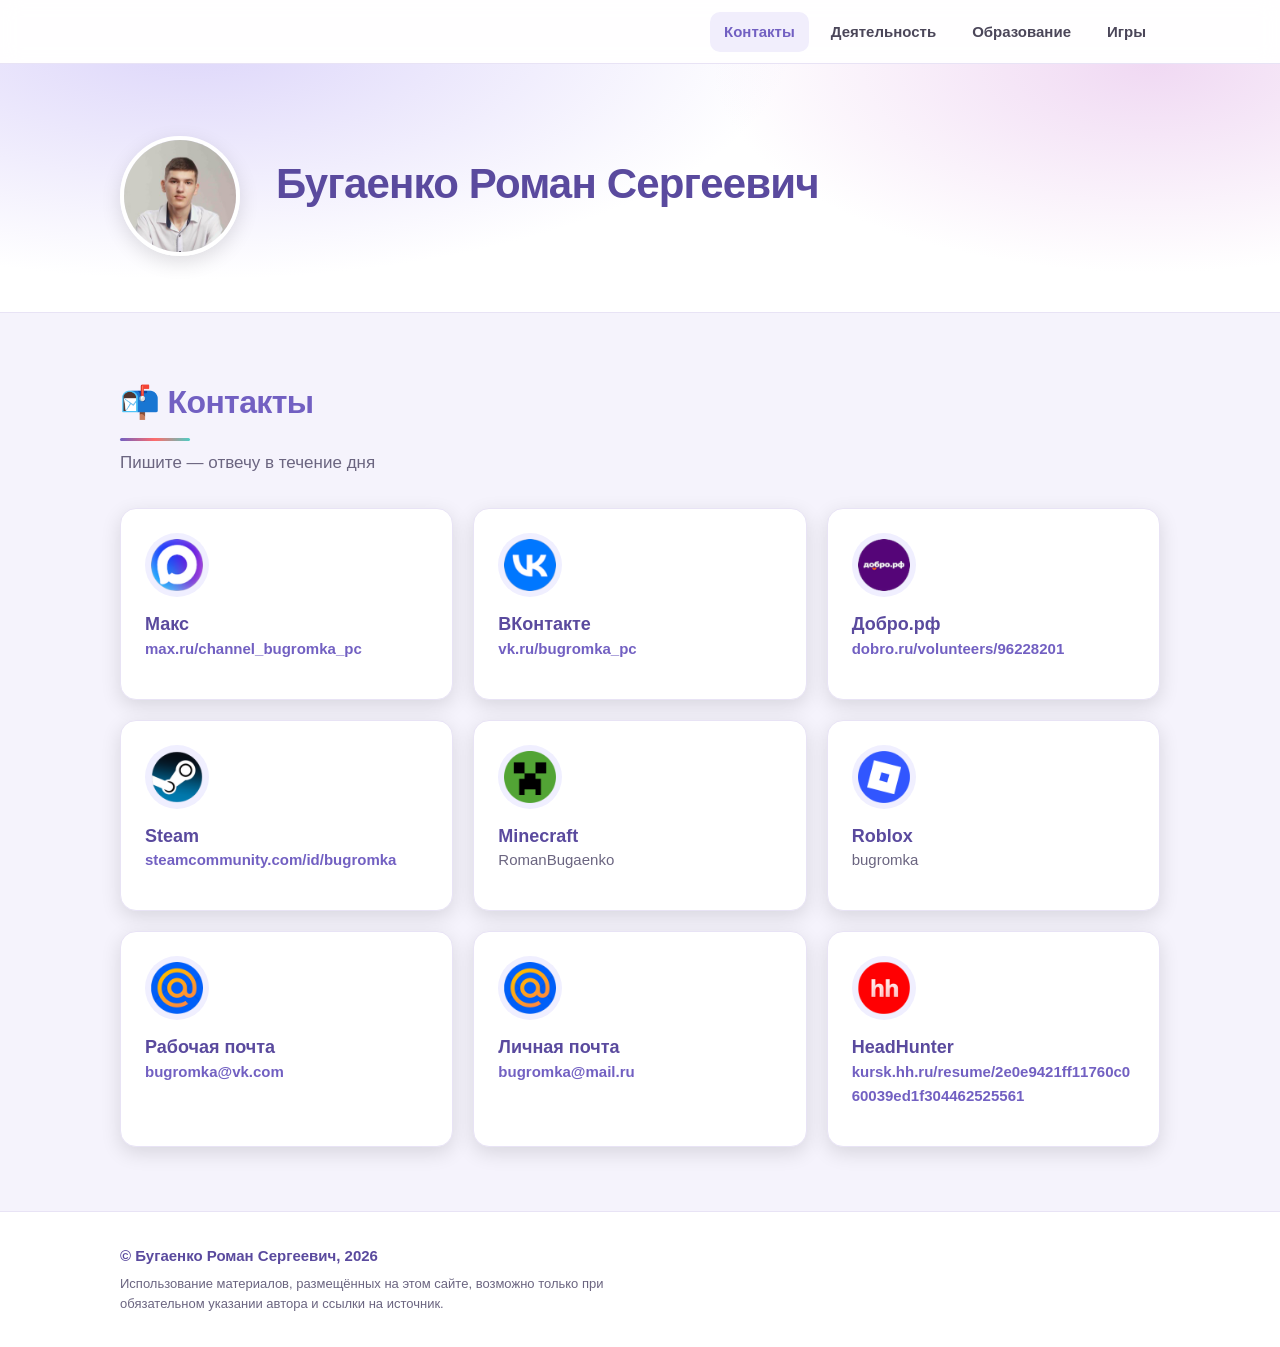
<file: index.html>
<!DOCTYPE html>
<html lang="ru">
<head>
    <meta charset="UTF-8">
    <meta name="viewport" content="width=device-width, initial-scale=1.0">
    <meta name="description" content="Бугаенко Роман Сергеевич — образование и контакты.">
    <meta name="theme-color" content="#7260c2">
    <title>Бугаенко Роман Сергеевич — Образование и контакты</title>
    <link rel="icon" href="assets/images/favicon.ico" sizes="48x48">
    <link rel="icon" type="image/png" sizes="32x32" href="assets/images/favicon-32.png">
    <link rel="icon" type="image/png" sizes="16x16" href="assets/images/favicon-16.png">
    <link rel="apple-touch-icon" sizes="180x180" href="assets/images/apple-touch-icon.png">
    <link rel="stylesheet" href="assets/css/style.css">
</head>
<body id="top">

    <header class="site-header">
        <div class="container header__inner">
            <nav class="nav" aria-label="Основная навигация">
                <a href="#contacts" aria-current="page">Контакты</a>
                <a href="activity.html">Деятельность</a>
                <a href="education.html">Образование</a>
                <a href="games.html">Игры</a>
            </nav>
        </div>
    </header>

    <main>

        <section class="hero">
            <div class="container hero__inner">
                <img src="assets/images/avatar.jpg"
                     alt="Бугаенко Роман Сергеевич" class="hero__avatar" data-fallback="👤" referrerpolicy="no-referrer">
                <div class="hero__text">
                    <h1>Бугаенко Роман Сергеевич</h1>
                </div>
            </div>
        </section>

        <section class="section" id="contacts">
            <div class="container">
                <h2 class="section__title">📬 Контакты</h2>
                <p class="section__subtitle">Пишите — отвечу в течение дня</p>

                <div class="cards cards--contacts">
                    <a class="card card--link" href="https://max.ru/channel_bugromka_pc" target="_blank" rel="noopener noreferrer">
                        <div class="card__logo">
                            <img src="assets/images/max.png"
                                 alt="Макс" data-fallback="💬" referrerpolicy="no-referrer">
                        </div>
                        <h3 class="card__title">Макс</h3>
                        <p class="card__desc">max.ru/channel_bugromka_pc</p>
                    </a>

                    <a class="card card--link" href="https://vk.ru/bugromka_pc" target="_blank" rel="noopener noreferrer">
                        <div class="card__logo">
                            <img src="assets/images/vk.png"
                                 alt="VK" data-fallback="💙" referrerpolicy="no-referrer">
                        </div>
                        <h3 class="card__title">ВКонтакте</h3>
                        <p class="card__desc">vk.ru/bugromka_pc</p>
                    </a>

                    <a class="card card--link" href="https://dobro.ru/volunteers/96228201/about" target="_blank" rel="noopener noreferrer">
                        <div class="card__logo">
                            <img src="assets/images/dobro.png"
                                 alt="Добро.рф" data-fallback="❤️" referrerpolicy="no-referrer">
                        </div>
                        <h3 class="card__title">Добро.рф</h3>
                        <p class="card__desc">dobro.ru/volunteers/96228201</p>
                    </a>

                    <a class="card card--link" href="https://steamcommunity.com/id/bugromka/" target="_blank" rel="noopener noreferrer">
                        <div class="card__logo">
                            <img src="assets/images/steam.png" alt="Steam" data-fallback="🎮">
                        </div>
                        <h3 class="card__title">Steam</h3>
                        <p class="card__desc">steamcommunity.com/id/bugromka</p>
                    </a>

                    <div class="card">
                        <div class="card__logo">
                            <img src="assets/images/minecraft.png"
                                 alt="Minecraft" data-fallback="⛏️" referrerpolicy="no-referrer">
                        </div>
                        <h3 class="card__title">Minecraft</h3>
                        <p class="card__desc">RomanBugaenko</p>
                    </div>

                    <div class="card">
                        <div class="card__logo">
                            <img src="assets/images/roblox.png"
                                 alt="Roblox" data-fallback="🟦" referrerpolicy="no-referrer">
                        </div>
                        <h3 class="card__title">Roblox</h3>
                        <p class="card__desc">bugromka</p>
                    </div>

                    <a class="card card--link" href="mailto:bugromka@vk.com">
                        <div class="card__logo">
                            <img src="assets/images/mail.png" alt="Рабочая почта" data-fallback="✉️">
                        </div>
                        <h3 class="card__title">Рабочая почта</h3>
                        <p class="card__desc">bugromka@vk.com</p>
                    </a>

                    <a class="card card--link" href="mailto:bugromka@mail.ru">
                        <div class="card__logo">
                            <img src="assets/images/mail.png" alt="Личная почта" data-fallback="✉️">
                        </div>
                        <h3 class="card__title">Личная почта</h3>
                        <p class="card__desc">bugromka@mail.ru</p>
                    </a>

                    <a class="card card--link" href="https://kursk.hh.ru/resume/2e0e9421ff11760c060039ed1f304462525561" target="_blank" rel="noopener noreferrer">
                        <div class="card__logo">
                            <img src="assets/images/headhunter.png"
                                 alt="HeadHunter" data-fallback="💼" referrerpolicy="no-referrer">
                        </div>
                        <h3 class="card__title">HeadHunter</h3>
                        <p class="card__desc">kursk.hh.ru/resume/2e0e9421ff11760c060039ed1f304462525561</p>
                    </a>
                </div>
            </div>
        </section>

        

    </main>

    <footer class="site-footer">
        <div class="container footer__inner">
            <div>
                <p class="footer__copyright">© Бугаенко Роман Сергеевич, 2026</p>
                <p class="footer__legal">Использование материалов, размещённых на этом сайте, возможно только при обязательном указании автора и ссылки на источник.</p>
            </div>
        </div>
    </footer>

    <script src="assets/js/main.js"></script>
</body>
</html>
</file>
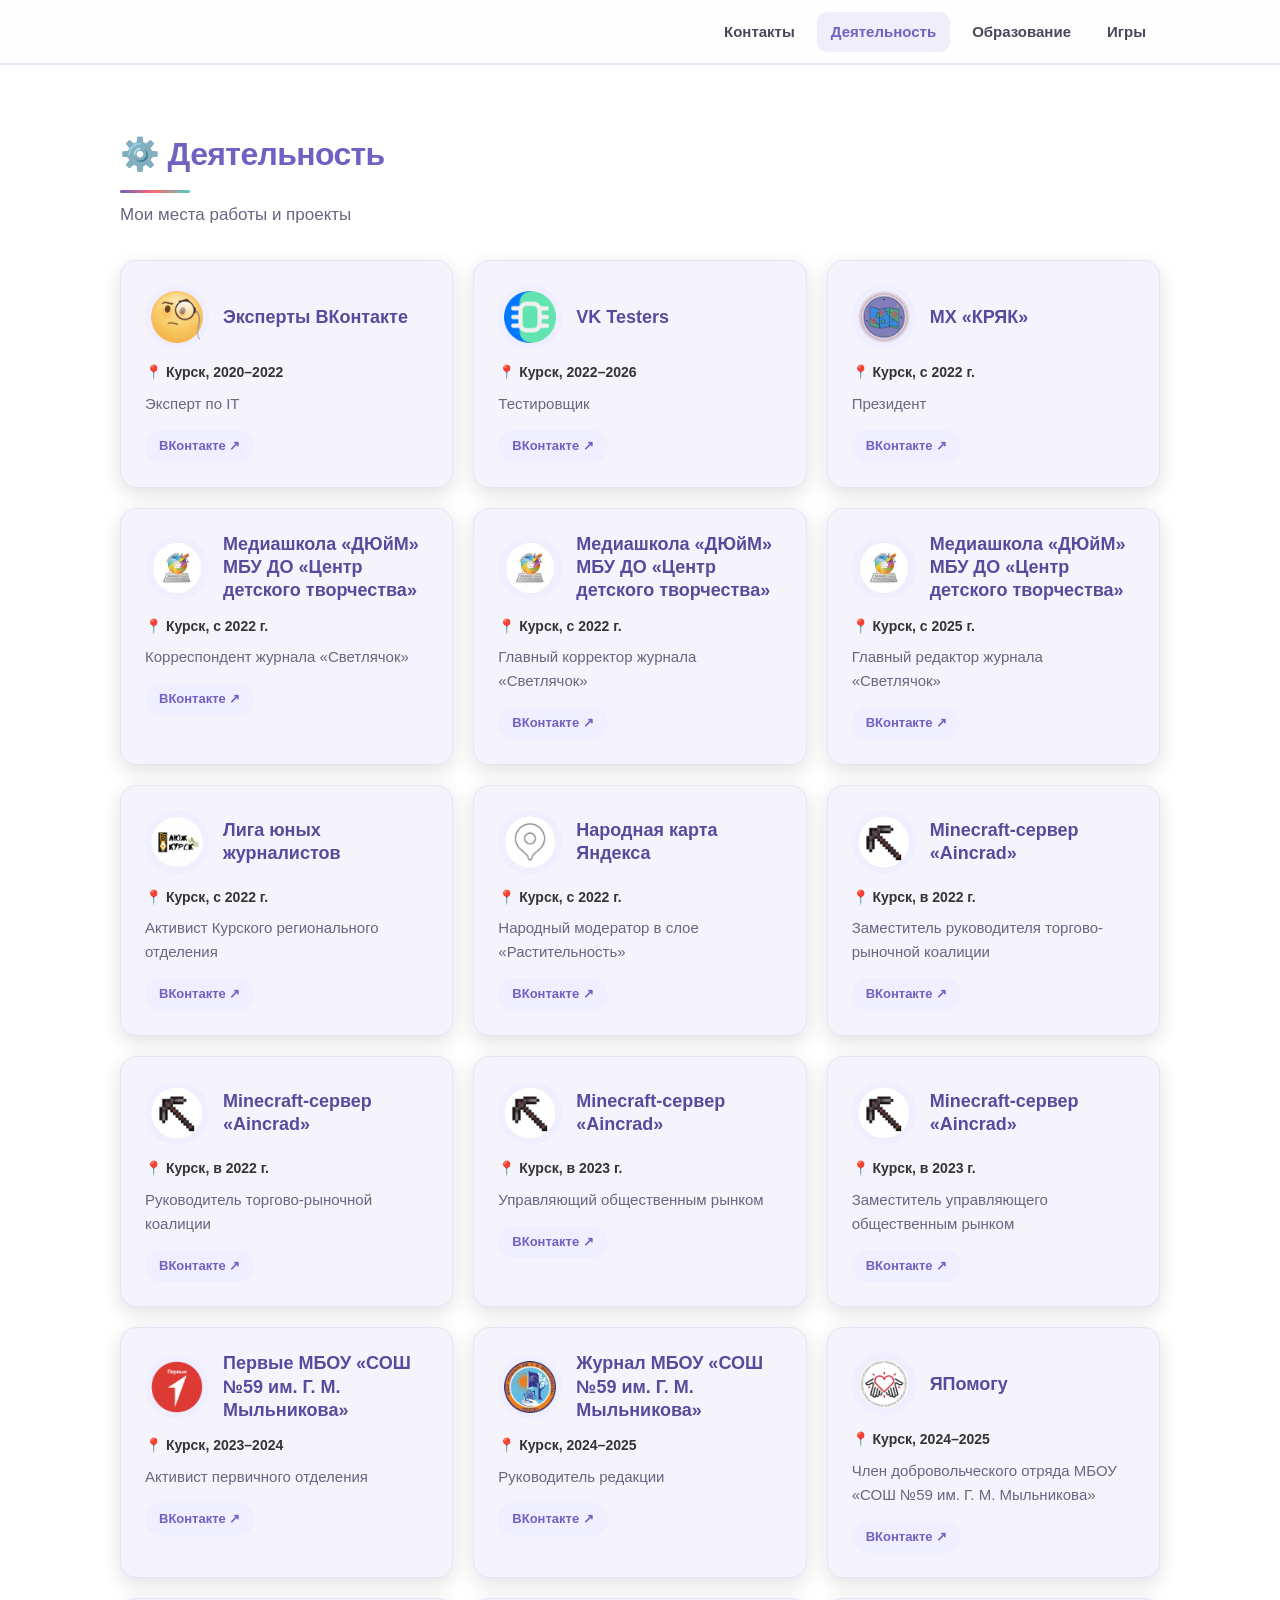
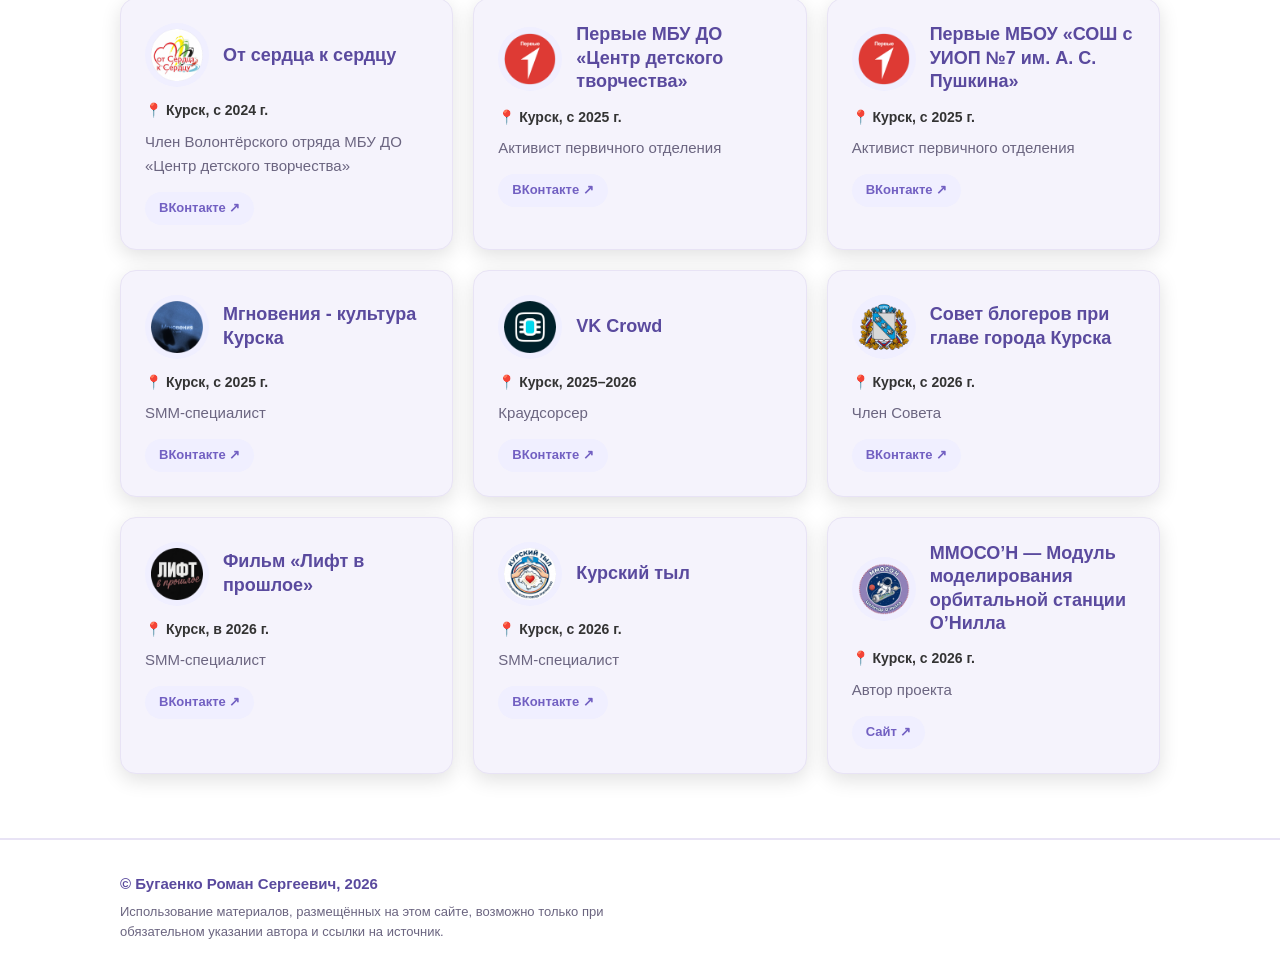
<file: activity.html>
<!DOCTYPE html>
<html lang="ru">
<head>
    <meta charset="UTF-8">
    <meta name="viewport" content="width=device-width, initial-scale=1.0">
    <meta name="description" content="Бугаенко Роман Сергеевич — деятельность.">
    <meta name="theme-color" content="#7260c2">
    <title>Деятельность — Бугаенко Роман Сергеевич</title>
    <link rel="icon" href="assets/images/favicon.ico" sizes="48x48">
    <link rel="icon" type="image/png" sizes="32x32" href="assets/images/favicon-32.png">
    <link rel="icon" type="image/png" sizes="16x16" href="assets/images/favicon-16.png">
    <link rel="apple-touch-icon" sizes="180x180" href="assets/images/apple-touch-icon.png">
    <link rel="stylesheet" href="assets/css/style.css">
</head>
<body id="top">

    <header class="site-header">
        <div class="container header__inner">
            <nav class="nav" aria-label="Основная навигация">
                <a href="index.html#contacts">Контакты</a>
                <a href="activity.html" aria-current="page">Деятельность</a>
                <a href="education.html">Образование</a>
                <a href="games.html">Игры</a>
            </nav>
        </div>
    </header>

    <main>

        <section class="section section--alt" id="activity">
            <div class="container">
                <h1 class="section__title">⚙️ Деятельность</h1>
                <p class="section__subtitle">Мои места работы и проекты</p>

                <div class="cards">
                    <article class="card">
                        <div class="card__head">
                            <div class="card__logo">
                                <img src="assets/images/experts-vk.png"
                                     alt="Эксперты ВКонтакте" loading="lazy" data-fallback="🧐">
                            </div>
                            <h3 class="card__title">Эксперты ВКонтакте</h3>
                        </div>
                        <p class="card__meta">📍 Курск, 2020–2022</p>
                        <p class="card__desc">Эксперт по IT</p>
                    
                        <a class="card__vk" href="https://vk.ru/club182611749" target="_blank" rel="noopener noreferrer">ВКонтакте ↗</a>
                    </article>
                    <article class="card">
                        <div class="card__head">
                            <div class="card__logo">
                                <img src="assets/images/work-vk-testers.png"
                                     alt="VK Testers" loading="lazy" data-fallback="🧪">
                            </div>
                            <h3 class="card__title">VK Testers</h3>
                        </div>
                        <p class="card__meta">📍 Курск, 2022–2026</p>
                        <p class="card__desc">Тестировщик</p>
                    
                        <a class="card__vk" href="https://vk.ru/testers" target="_blank" rel="noopener noreferrer">ВКонтакте ↗</a>
                    </article>
                    <article class="card">
                        <div class="card__head">
                            <div class="card__logo">
                                <img src="assets/images/work-kryak.png"
                                     alt="МХ «КРЯК»" loading="lazy" data-fallback="🌐">
                            </div>
                            <h3 class="card__title">МХ «КРЯК»</h3>
                        </div>
                        <p class="card__meta">📍 Курск, с 2022 г.</p>
                        <p class="card__desc">Президент</p>
                    
                        <a class="card__vk" href="https://vk.ru/yacluster_kryak" target="_blank" rel="noopener noreferrer">ВКонтакте ↗</a>
                    </article>
                    <article class="card">
                        <div class="card__head">
                            <div class="card__logo">
                                <img src="assets/images/dyujm.png"
                                     alt="Медиашкола «ДЮйМ» МБУ ДО «Центр детского творчества»" loading="lazy" data-fallback="📰">
                            </div>
                            <h3 class="card__title">Медиашкола «ДЮйМ» МБУ ДО «Центр детского творчества»</h3>
                        </div>
                        <p class="card__meta">📍 Курск, с 2022 г.</p>
                        <p class="card__desc">Корреспондент журнала «Светлячок»</p>
                        <a class="card__vk" href="https://vk.ru/mediaschuledyujm" target="_blank" rel="noopener noreferrer">ВКонтакте ↗</a>
                    </article>
                    <article class="card">
                        <div class="card__head">
                            <div class="card__logo">
                                <img src="assets/images/dyujm.png"
                                     alt="Медиашкола «ДЮйМ» МБУ ДО «Центр детского творчества»" loading="lazy" data-fallback="📰">
                            </div>
                            <h3 class="card__title">Медиашкола «ДЮйМ» МБУ ДО «Центр детского творчества»</h3>
                        </div>
                        <p class="card__meta">📍 Курск, с 2022 г.</p>
                        <p class="card__desc">Главный корректор журнала «Светлячок»</p>
                        <a class="card__vk" href="https://vk.ru/mediaschuledyujm" target="_blank" rel="noopener noreferrer">ВКонтакте ↗</a>
                    </article>
                    <article class="card">
                        <div class="card__head">
                            <div class="card__logo">
                                <img src="assets/images/dyujm.png"
                                     alt="Медиашкола «ДЮйМ» МБУ ДО «Центр детского творчества»" loading="lazy" data-fallback="📰">
                            </div>
                            <h3 class="card__title">Медиашкола «ДЮйМ» МБУ ДО «Центр детского творчества»</h3>
                        </div>
                        <p class="card__meta">📍 Курск, с 2025 г.</p>
                        <p class="card__desc">Главный редактор журнала «Светлячок»</p>
                        <a class="card__vk" href="https://vk.ru/mediaschuledyujm" target="_blank" rel="noopener noreferrer">ВКонтакте ↗</a>
                    </article>
                    <article class="card">
                        <div class="card__head">
                            <div class="card__logo">
                                <img src="assets/images/lyuzh.png"
                                     alt="Лига юных журналистов" loading="lazy" data-fallback="📝">
                            </div>
                            <h3 class="card__title">Лига юных журналистов</h3>
                        </div>
                        <p class="card__meta">📍 Курск, с 2022 г.</p>
                        <p class="card__desc">Активист Курского регионального отделения</p>
                    
                        <a class="card__vk" href="https://vk.ru/mediasckoola" target="_blank" rel="noopener noreferrer">ВКонтакте ↗</a>
                    </article>
                    <article class="card">
                        <div class="card__head">
                            <div class="card__logo">
                                <img src="assets/images/nmap.png"
                                     alt="Народная карта Яндекса" loading="lazy" data-fallback="🗺️">
                            </div>
                            <h3 class="card__title">Народная карта Яндекса</h3>
                        </div>
                        <p class="card__meta">📍 Курск, с 2022 г.</p>
                        <p class="card__desc">Народный модератор в слое «Растительность»</p>
                    
                        <a class="card__vk" href="https://vk.ru/nmaps_official" target="_blank" rel="noopener noreferrer">ВКонтакте ↗</a>
                    </article>
                    <article class="card">
                        <div class="card__head">
                            <div class="card__logo">
                                <img src="assets/images/aincrad.png"
                                     alt="Minecraft-сервер «Aincrad»" loading="lazy" data-fallback="⛏️">
                            </div>
                            <h3 class="card__title">Minecraft-сервер «Aincrad»</h3>
                        </div>
                        <p class="card__meta">📍 Курск, в 2022 г.</p>
                        <p class="card__desc">Заместитель руководителя торгово-рыночной коалиции</p>
                    
                        <a class="card__vk" href="https://vk.ru/aynckrad" target="_blank" rel="noopener noreferrer">ВКонтакте ↗</a>
                    </article>
                    <article class="card">
                        <div class="card__head">
                            <div class="card__logo">
                                <img src="assets/images/aincrad.png"
                                     alt="Minecraft-сервер «Aincrad»" loading="lazy" data-fallback="⛏️">
                            </div>
                            <h3 class="card__title">Minecraft-сервер «Aincrad»</h3>
                        </div>
                        <p class="card__meta">📍 Курск, в 2022 г.</p>
                        <p class="card__desc">Руководитель торгово-рыночной коалиции</p>
                    
                        <a class="card__vk" href="https://vk.ru/aynckrad" target="_blank" rel="noopener noreferrer">ВКонтакте ↗</a>
                    </article>
                    <article class="card">
                        <div class="card__head">
                            <div class="card__logo">
                                <img src="assets/images/aincrad.png"
                                     alt="Minecraft-сервер «Aincrad»" loading="lazy" data-fallback="⛏️">
                            </div>
                            <h3 class="card__title">Minecraft-сервер «Aincrad»</h3>
                        </div>
                        <p class="card__meta">📍 Курск, в 2023 г.</p>
                        <p class="card__desc">Управляющий общественным рынком</p>
                    
                        <a class="card__vk" href="https://vk.ru/aynckrad" target="_blank" rel="noopener noreferrer">ВКонтакте ↗</a>
                    </article>
                    <article class="card">
                        <div class="card__head">
                            <div class="card__logo">
                                <img src="assets/images/aincrad.png"
                                     alt="Minecraft-сервер «Aincrad»" loading="lazy" data-fallback="⛏️">
                            </div>
                            <h3 class="card__title">Minecraft-сервер «Aincrad»</h3>
                        </div>
                        <p class="card__meta">📍 Курск, в 2023 г.</p>
                        <p class="card__desc">Заместитель управляющего общественным рынком</p>
                    
                        <a class="card__vk" href="https://vk.ru/aynckrad" target="_blank" rel="noopener noreferrer">ВКонтакте ↗</a>
                    </article>
                    <article class="card">
                        <div class="card__head">
                            <div class="card__logo">
                                <img src="assets/images/work-pervye.png"
                                     alt="Первые МБОУ «СОШ №59 им. Г. М. Мыльникова»" loading="lazy" data-fallback="1️⃣">
                            </div>
                            <h3 class="card__title">Первые МБОУ «СОШ №59 им. Г. М. Мыльникова»</h3>
                        </div>
                        <p class="card__meta">📍 Курск, 2023–2024</p>
                        <p class="card__desc">Активист первичного отделения</p>
                    
                        <a class="card__vk" href="https://vk.ru/school59k" target="_blank" rel="noopener noreferrer">ВКонтакте ↗</a>
                    </article>
                    <article class="card">
                        <div class="card__head">
                            <div class="card__logo">
                                <img src="assets/images/school59.png"
                                     alt="Журнал МБОУ «СОШ №59 им. Г. М. Мыльникова»" loading="lazy" data-fallback="📰">
                            </div>
                            <h3 class="card__title">Журнал МБОУ «СОШ №59 им. Г. М. Мыльникова»</h3>
                        </div>
                        <p class="card__meta">📍 Курск, 2024–2025</p>
                        <p class="card__desc">Руководитель редакции</p>
                        <a class="card__vk" href="https://vk.ru/school59k" target="_blank" rel="noopener noreferrer">ВКонтакте ↗</a>
                    </article>
                    <article class="card">
                        <div class="card__head">
                            <div class="card__logo">
                                <img src="assets/images/yapomogu.png"
                                     alt="ЯПомогу" loading="lazy" data-fallback="🤝">
                            </div>
                            <h3 class="card__title">ЯПомогу</h3>
                        </div>
                        <p class="card__meta">📍 Курск, 2024–2025</p>
                        <p class="card__desc">Член добровольческого отряда МБОУ «СОШ №59 им. Г. М. Мыльникова»</p>
                    
                        <a class="card__vk" href="https://vk.ru/school59k" target="_blank" rel="noopener noreferrer">ВКонтакте ↗</a>
                    </article>
                    <article class="card">
                        <div class="card__head">
                            <div class="card__logo">
                                <img src="assets/images/heart2heart.png"
                                     alt="От сердца к сердцу" loading="lazy" data-fallback="💗">
                            </div>
                            <h3 class="card__title">От сердца к сердцу</h3>
                        </div>
                        <p class="card__meta">📍 Курск, с 2024 г.</p>
                        <p class="card__desc">Член Волонтёрского отряда МБУ ДО «Центр детского творчества»</p>
                    
                        <a class="card__vk" href="https://vk.ru/club193783257" target="_blank" rel="noopener noreferrer">ВКонтакте ↗</a>
                    </article>
                    <article class="card">
                        <div class="card__head">
                            <div class="card__logo">
                                <img src="assets/images/work-pervye.png"
                                     alt="Первые МБУ ДО «Центр детского творчества»" loading="lazy" data-fallback="1️⃣">
                            </div>
                            <h3 class="card__title">Первые МБУ ДО «Центр детского творчества»</h3>
                        </div>
                        <p class="card__meta">📍 Курск, с 2025 г.</p>
                        <p class="card__desc">Активист первичного отделения</p>
                    
                        <a class="card__vk" href="https://vk.ru/cdtkursk" target="_blank" rel="noopener noreferrer">ВКонтакте ↗</a>
                    </article>
                    <article class="card">
                        <div class="card__head">
                            <div class="card__logo">
                                <img src="assets/images/work-pervye.png"
                                     alt="Первые МБОУ «СОШ с УИОП №7 им. А. С. Пушкина»" loading="lazy" data-fallback="1️⃣">
                            </div>
                            <h3 class="card__title">Первые МБОУ «СОШ с УИОП №7 им. А. С. Пушкина»</h3>
                        </div>
                        <p class="card__meta">📍 Курск, с 2025 г.</p>
                        <p class="card__desc">Активист первичного отделения</p>
                    
                        <a class="card__vk" href="https://vk.ru/public172144702" target="_blank" rel="noopener noreferrer">ВКонтакте ↗</a>
                    </article>
                    <article class="card">
                        <div class="card__head">
                            <div class="card__logo">
                                <img src="assets/images/work-mgnoveniya.png"
                                     alt="Мгновения - культура Курска" loading="lazy" data-fallback="🎭">
                            </div>
                            <h3 class="card__title">Мгновения - культура Курска</h3>
                        </div>
                        <p class="card__meta">📍 Курск, с 2025 г.</p>
                        <p class="card__desc">SMM-специалист</p>
                    
                        <a class="card__vk" href="https://vk.ru/kurskmoment" target="_blank" rel="noopener noreferrer">ВКонтакте ↗</a>
                    </article>
                    <article class="card">
                        <div class="card__head">
                            <div class="card__logo">
                                <img src="assets/images/work-vk-crowd.png"
                                     alt="VK Crowd" loading="lazy" data-fallback="👥">
                            </div>
                            <h3 class="card__title">VK Crowd</h3>
                        </div>
                        <p class="card__meta">📍 Курск, 2025–2026</p>
                        <p class="card__desc">Краудсорсер</p>
                    
                        <a class="card__vk" href="https://vk.ru/crowd" target="_blank" rel="noopener noreferrer">ВКонтакте ↗</a>
                    </article>
                    <article class="card">
                        <div class="card__head">
                            <div class="card__logo">
                                <img src="assets/images/work-gorod-kursk.png"
                                     alt="Город Курск" loading="lazy" data-fallback="🏛️">
                            </div>
                            <h3 class="card__title">Совет блогеров при главе города Курска</h3>
                        </div>
                        <p class="card__meta">📍 Курск, с 2026 г.</p>
                        <p class="card__desc">Член Совета</p>
                    
                        <a class="card__vk" href="https://vk.ru/kurskpressa" target="_blank" rel="noopener noreferrer">ВКонтакте ↗</a>
                    </article>
                    <article class="card">
                        <div class="card__head">
                            <div class="card__logo">
                                <img src="assets/images/work-lift.png"
                                     alt="ЛИФТ В ПРОШЛОМ" loading="lazy" data-fallback="🛗">
                            </div>
                            <h3 class="card__title">Фильм «Лифт в прошлое»</h3>
                        </div>
                        <p class="card__meta">📍 Курск, в 2026 г.</p>
                        <p class="card__desc">SMM-специалист</p>
                    
                        <a class="card__vk" href="https://vk.ru/lift_v_proshloe" target="_blank" rel="noopener noreferrer">ВКонтакте ↗</a>
                    </article>
                    <article class="card">
                        <div class="card__head">
                            <div class="card__logo">
                                <img src="assets/images/tyl.png"
                                     alt="Курский тыл" loading="lazy" data-fallback="❤️">
                            </div>
                            <h3 class="card__title">Курский тыл</h3>
                        </div>
                        <p class="card__meta">📍 Курск, с 2026 г.</p>
                        <p class="card__desc">SMM-специалист</p>
                    
                        <a class="card__vk" href="https://vk.ru/tilkursk" target="_blank" rel="noopener noreferrer">ВКонтакте ↗</a>
                    </article>
                    <article class="card">
                        <div class="card__head">
                            <div class="card__logo">
                                <img src="assets/images/mmoson.png"
                                     alt="ММОСО’Н — Модуль моделирования орбитальной станции О’Нилла" loading="lazy" data-fallback="🛰️">
                            </div>
                            <h3 class="card__title">ММОСО’Н — Модуль моделирования орбитальной станции О’Нилла</h3>
                        </div>
                        <p class="card__meta">📍 Курск, с 2026 г.</p>
                        <p class="card__desc">Автор проекта</p>
                        <a class="card__vk" href="https://www.mmoson.space/ru/index.html" target="_blank" rel="noopener noreferrer">Сайт ↗</a>
                    </article>
                </div>
            </div>
        </section>

        

    </main>

    <footer class="site-footer">
        <div class="container footer__inner">
            <div>
                <p class="footer__copyright">© Бугаенко Роман Сергеевич, 2026</p>
                <p class="footer__legal">Использование материалов, размещённых на этом сайте, возможно только при обязательном указании автора и ссылки на источник.</p>
            </div>
        </div>
    </footer>

    <script src="assets/js/main.js"></script>
</body>
</html>
</file>
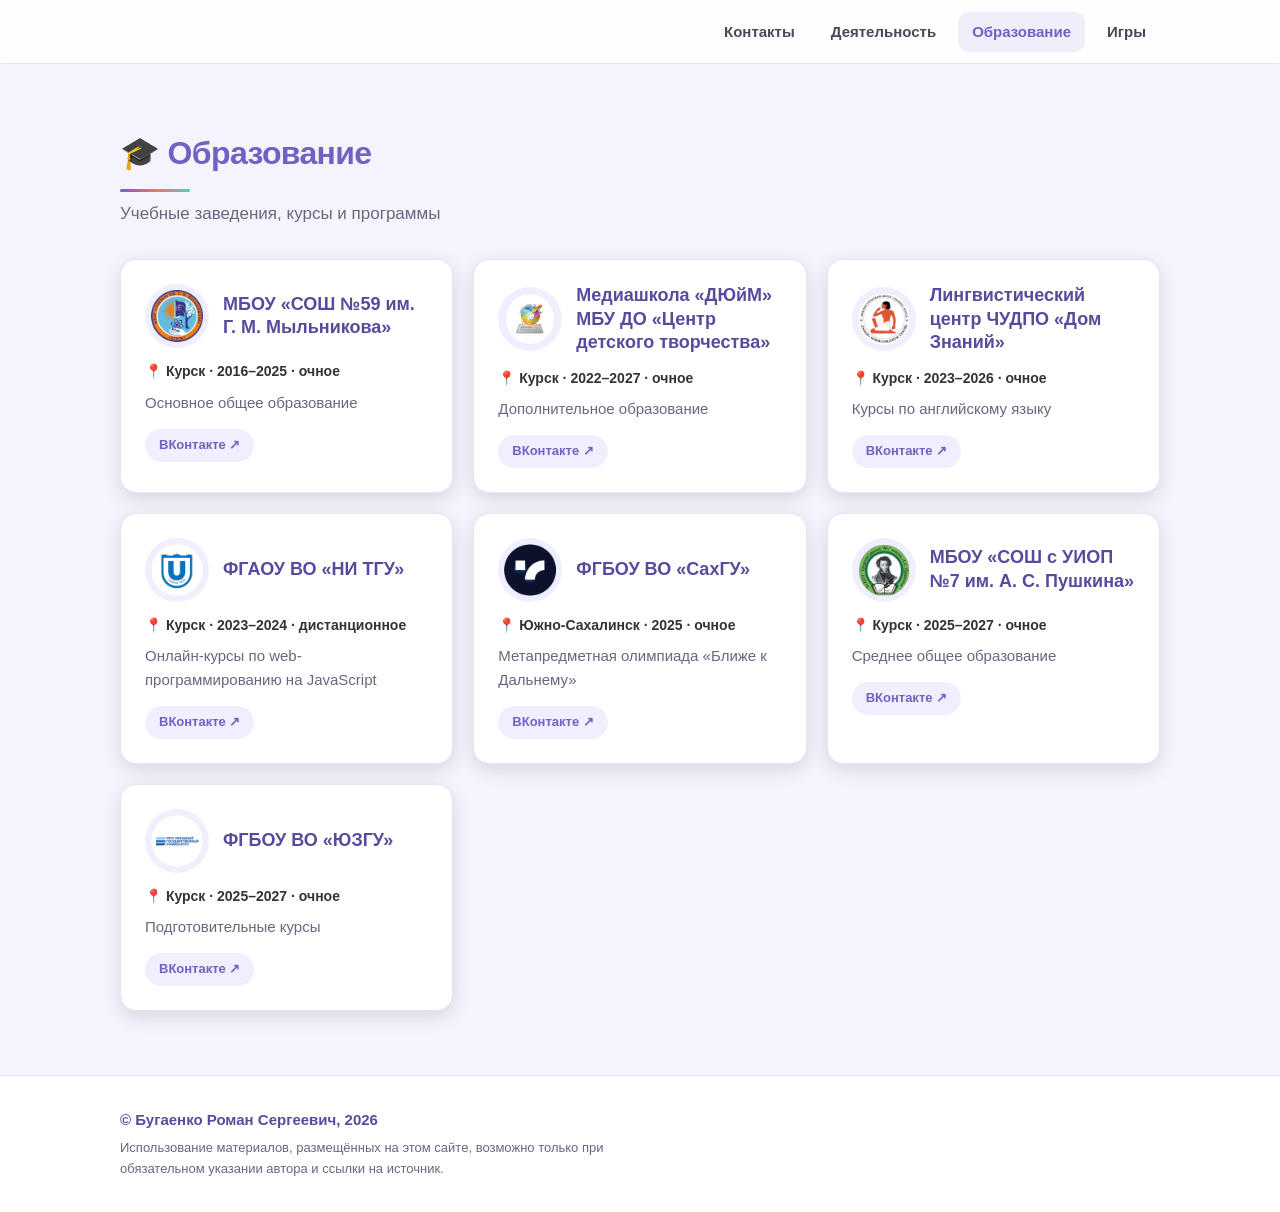
<file: education.html>
<!DOCTYPE html>
<html lang="ru">
<head>
    <meta charset="UTF-8">
    <meta name="viewport" content="width=device-width, initial-scale=1.0">
    <meta name="description" content="Бугаенко Роман Сергеевич — образование.">
    <meta name="theme-color" content="#7260c2">
    <title>Образование — Бугаенко Роман Сергеевич</title>
    <link rel="icon" href="assets/images/favicon.ico" sizes="48x48">
    <link rel="icon" type="image/png" sizes="32x32" href="assets/images/favicon-32.png">
    <link rel="icon" type="image/png" sizes="16x16" href="assets/images/favicon-16.png">
    <link rel="apple-touch-icon" sizes="180x180" href="assets/images/apple-touch-icon.png">
    <link rel="stylesheet" href="assets/css/style.css">
</head>
<body id="top">

    <header class="site-header">
        <div class="container header__inner">
            <nav class="nav" aria-label="Основная навигация">
                <a href="index.html#contacts">Контакты</a>
                <a href="activity.html">Деятельность</a>
                <a href="education.html" aria-current="page">Образование</a>
                <a href="games.html">Игры</a>
            </nav>
        </div>
    </header>

    <main>

        <section class="section" id="education">
            <div class="container">
                <h1 class="section__title">🎓 Образование</h1>
                <p class="section__subtitle">Учебные заведения, курсы и программы</p>

                <div class="cards">
                    <article class="card">
                        <div class="card__head">
                            <div class="card__logo">
                                <img src="assets/images/school59.png"
                                     alt="Школа №59" loading="lazy" data-fallback="🏫" referrerpolicy="no-referrer">
                            </div>
                            <h3 class="card__title">МБОУ «СОШ №59 им. Г. М. Мыльникова»</h3>
                        </div>
                        <p class="card__meta">📍 Курск · 2016–2025 · очное</p>
                        <p class="card__desc">Основное общее образование</p>
                        <a class="card__vk" href="https://vk.ru/school59k" target="_blank" rel="noopener noreferrer">ВКонтакте ↗</a>
                    </article>
                    <article class="card">
                        <div class="card__head">
                            <div class="card__logo">
                                <img src="assets/images/dyujm.png"
                                     alt="Медиашкола ДЮйМ" loading="lazy" data-fallback="🎬" referrerpolicy="no-referrer">
                            </div>
                            <h3 class="card__title">Медиашкола «ДЮйМ» МБУ ДО «Центр детского творчества»</h3>
                        </div>
                        <p class="card__meta">📍 Курск · 2022–2027 · очное</p>
                        <p class="card__desc">Дополнительное образование</p>
                        <a class="card__vk" href="https://vk.ru/mediaschuledyujm" target="_blank" rel="noopener noreferrer">ВКонтакте ↗</a>
                    </article>
                    <article class="card">
                        <div class="card__head">
                            <div class="card__logo">
                                <img src="assets/images/lingvist.png"
                                     alt="Лингвистический центр" loading="lazy" data-fallback="🗣️" referrerpolicy="no-referrer">
                            </div>
                            <h3 class="card__title">Лингвистический центр ЧУДПО «Дом Знаний»</h3>
                        </div>
                        <p class="card__meta">📍 Курск · 2023–2026 · очное</p>
                        <p class="card__desc">Курсы по английскому языку</p>
                        <a class="card__vk" href="https://vk.ru/club7445715" target="_blank" rel="noopener noreferrer">ВКонтакте ↗</a>
                    </article>
                    <article class="card">
                        <div class="card__head">
                            <div class="card__logo">
                                <img src="assets/images/tsu.png"
                                     alt="ФГАОУ ВО «НИ ТГУ»" loading="lazy" data-fallback="💻" referrerpolicy="no-referrer">
                        </div>
                        <h3 class="card__title">ФГАОУ ВО «НИ ТГУ»</h3>
                        </div>
                        <p class="card__meta">📍 Курск · 2023–2024 · дистанционное</p>
                        <p class="card__desc">Онлайн-курсы по web-программированию на JavaScript</p>
                        <a class="card__vk" href="https://vk.ru/tomskuniversity" target="_blank" rel="noopener noreferrer">ВКонтакте ↗</a>
                    </article>
                    <article class="card">
                        <div class="card__head">
                            <div class="card__logo">
                                <img src="assets/images/sakhgu.png"
                                     alt="СахГУ" loading="lazy" data-fallback="🎓" referrerpolicy="no-referrer">
                            </div>
                            <h3 class="card__title">ФГБОУ ВО «СахГУ»</h3>
                        </div>
                        <p class="card__meta">📍 Южно-Сахалинск · 2025 · очное</p>
                        <p class="card__desc">Метапредметная олимпиада «Ближе к Дальнему»</p>
                        <a class="card__vk" href="https://vk.ru/sakhgu" target="_blank" rel="noopener noreferrer">ВКонтакте ↗</a>
                    </article>
                    <article class="card">
                        <div class="card__head">
                            <div class="card__logo">
                                <img src="assets/images/school7.png"
                                     alt="Школа №7" loading="lazy" data-fallback="🏫" referrerpolicy="no-referrer">
                            </div>
                            <h3 class="card__title">МБОУ «СОШ с УИОП №7 им. А. С. Пушкина»</h3>
                        </div>
                        <p class="card__meta">📍 Курск · 2025–2027 · очное</p>
                        <p class="card__desc">Среднее общее образование</p>
                        <a class="card__vk" href="https://vk.ru/public172144702" target="_blank" rel="noopener noreferrer">ВКонтакте ↗</a>
                    </article>
                    <article class="card">
                        <div class="card__head">
                            <div class="card__logo">
                                <img src="assets/images/swsu.png"
                                     alt="ЮЗГУ" loading="lazy" data-fallback="🏛️" referrerpolicy="no-referrer">
                            </div>
                            <h3 class="card__title">ФГБОУ ВО «ЮЗГУ»</h3>
                        </div>
                        <p class="card__meta">📍 Курск · 2025–2027 · очное</p>
                        <p class="card__desc">Подготовительные курсы</p>
                        <a class="card__vk" href="https://vk.ru/swsu_kursk" target="_blank" rel="noopener noreferrer">ВКонтакте ↗</a>
                    </article>
                </div>
            </div>

        </section>

        

    </main>

    <footer class="site-footer">
        <div class="container footer__inner">
            <div>
                <p class="footer__copyright">© Бугаенко Роман Сергеевич, 2026</p>
                <p class="footer__legal">Использование материалов, размещённых на этом сайте, возможно только при обязательном указании автора и ссылки на источник.</p>
            </div>
        </div>
    </footer>

    <script src="assets/js/main.js"></script>
</body>
</html>
</file>
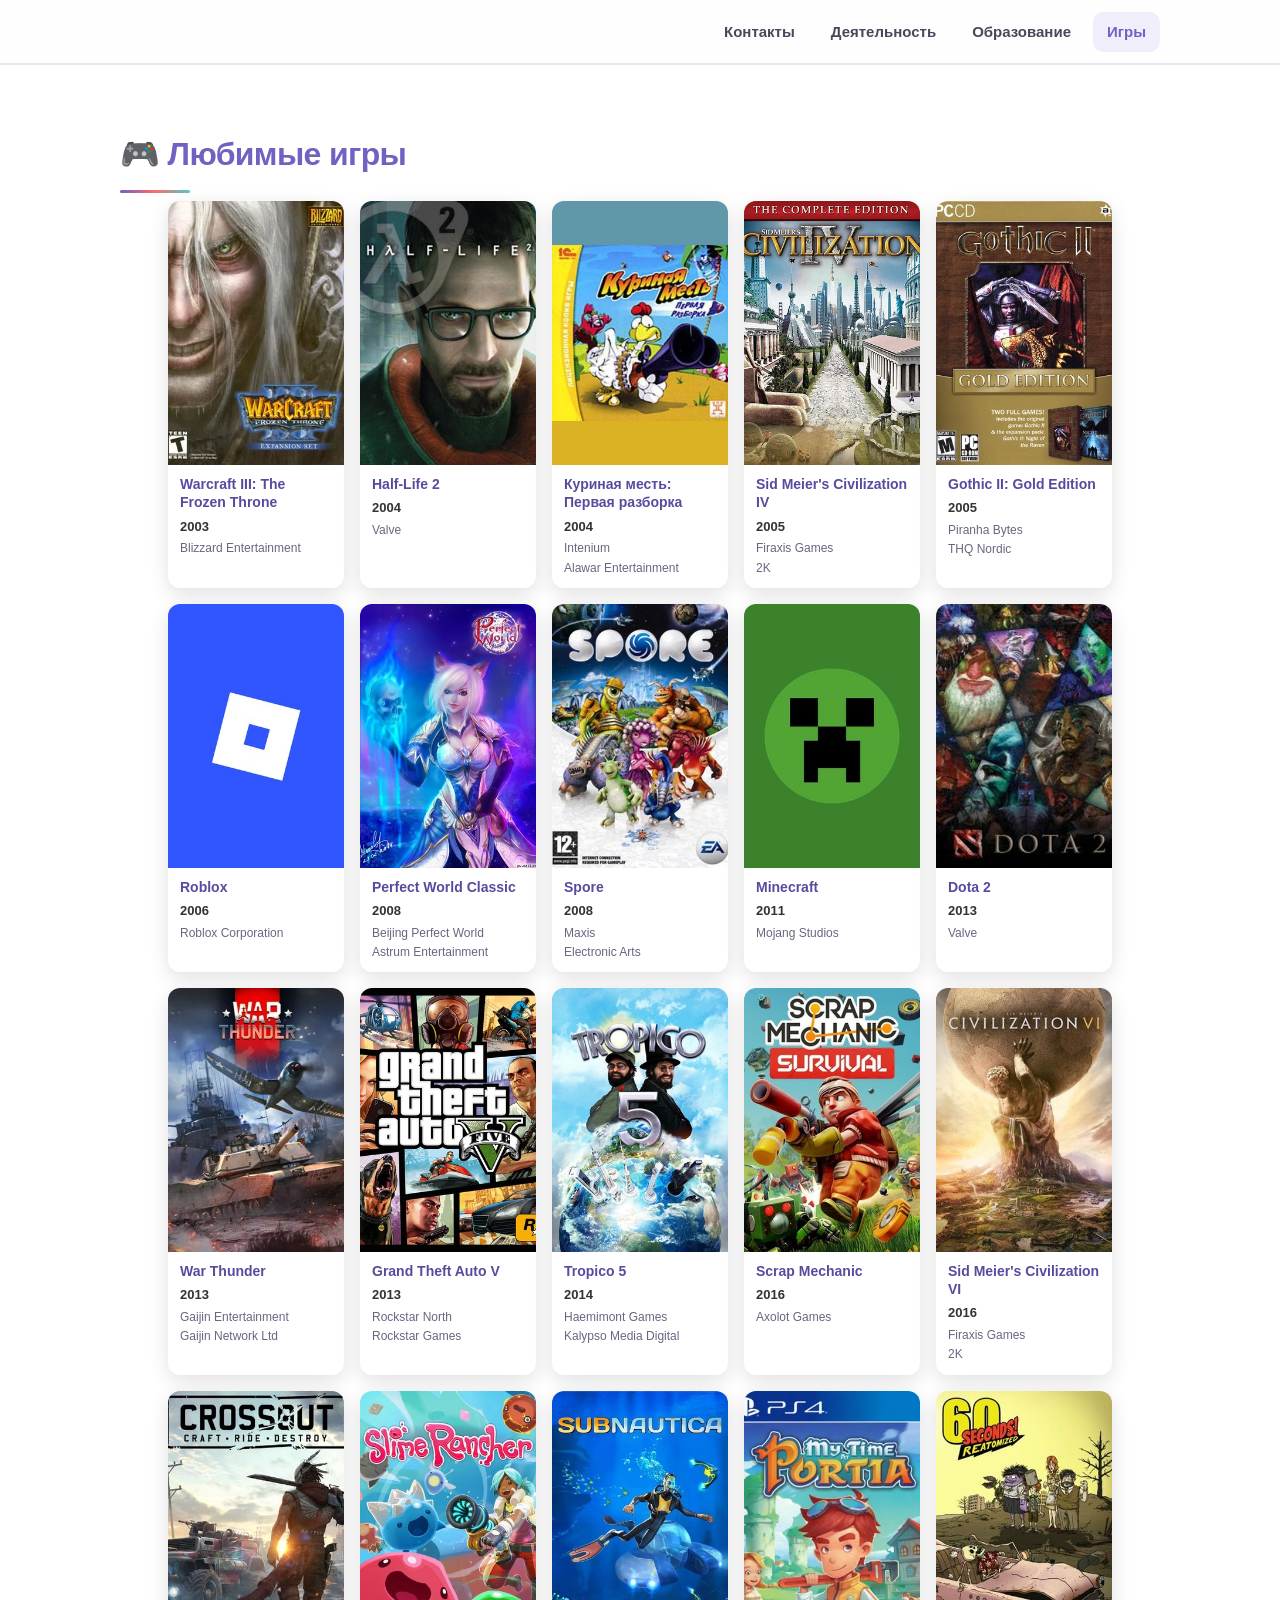
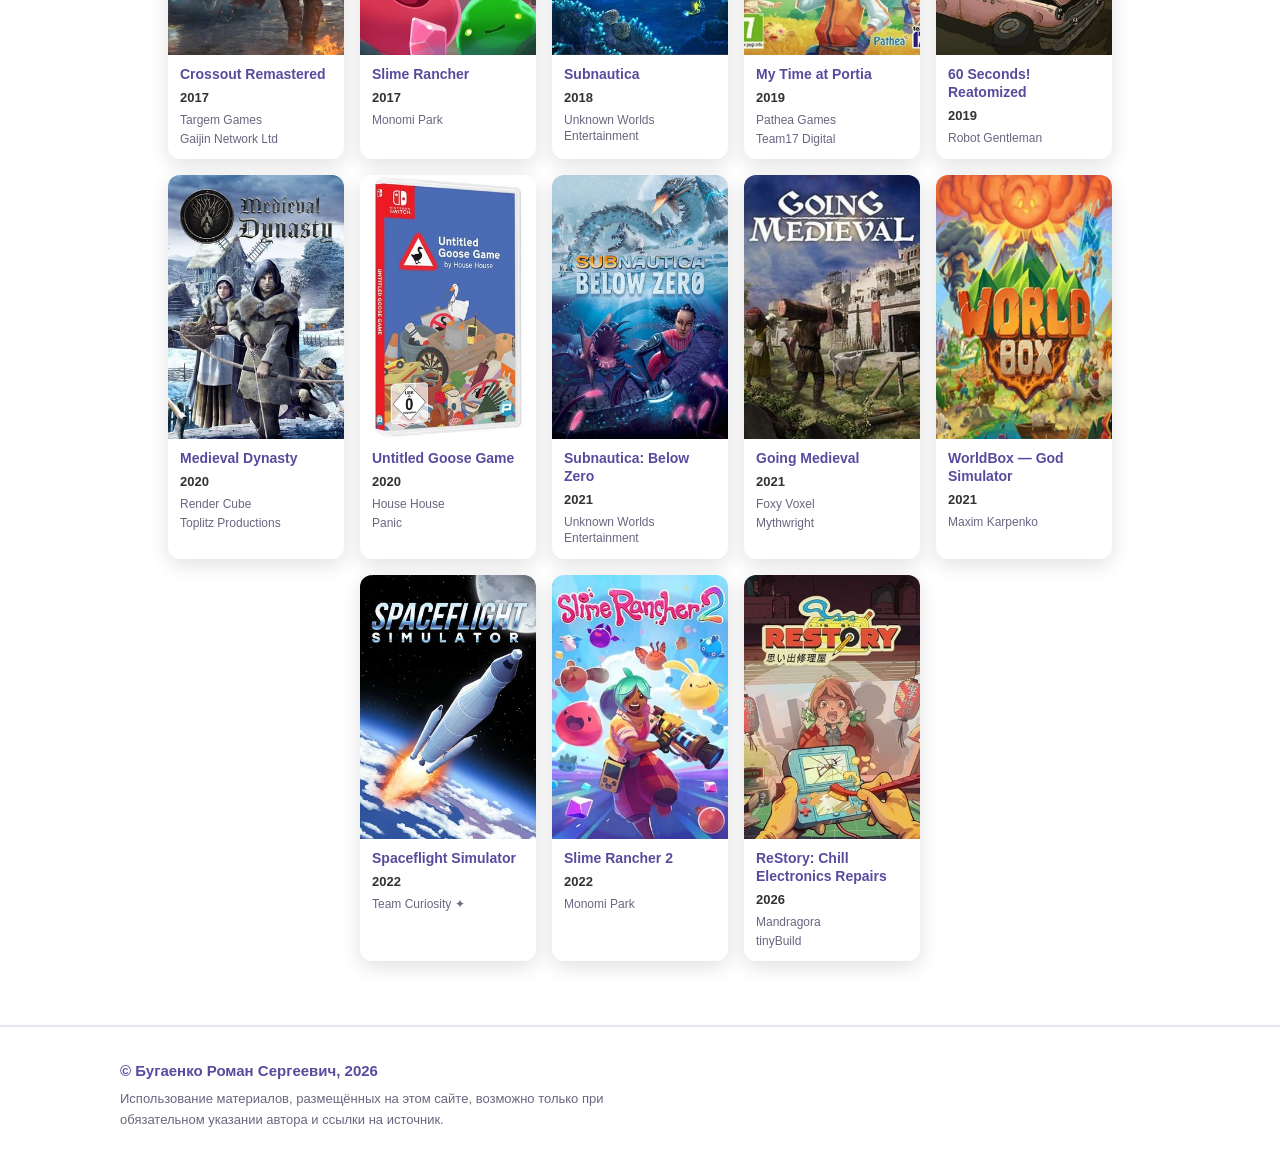
<file: games.html>
<!DOCTYPE html>
<html lang="ru">
<head>
    <meta charset="UTF-8">
    <meta name="viewport" content="width=device-width, initial-scale=1.0">
    <meta name="description" content="Бугаенко Роман Сергеевич — любимые игры.">
    <meta name="theme-color" content="#7260c2">
    <title>Любимые игры — Бугаенко Роман Сергеевич</title>
    <link rel="icon" href="assets/images/favicon.ico" sizes="48x48">
    <link rel="icon" type="image/png" sizes="32x32" href="assets/images/favicon-32.png">
    <link rel="icon" type="image/png" sizes="16x16" href="assets/images/favicon-16.png">
    <link rel="apple-touch-icon" sizes="180x180" href="assets/images/apple-touch-icon.png">
    <link rel="stylesheet" href="assets/css/style.css">
</head>
<body id="top">

    <header class="site-header">
        <div class="container header__inner">
            <nav class="nav" aria-label="Основная навигация">
                <a href="index.html#contacts">Контакты</a>
                <a href="activity.html">Деятельность</a>
                <a href="education.html">Образование</a>
                <a href="games.html" aria-current="page">Игры</a>
            </nav>
        </div>
    </header>

    <main>

        <section class="section section--alt" id="games">
            <div class="container">
                <h1 class="section__title">🎮 Любимые игры</h1>
                
                <div class="games">

                    <div class="game">
                        <img class="game__cover" src="assets/images/games/warcraft3.jpg" alt="Warcraft III: The Frozen Throne" loading="lazy" data-fallback="🎮">
                        <div class="game__body">
                            <h3 class="game__title">Warcraft III: The Frozen Throne</h3>
                            <p class="game__year">2003</p>
                            <p class="game__dev">Blizzard Entertainment</p>
                        </div>
                    </div>

                    <a class="game" href="https://store.steampowered.com/app/220/" target="_blank" rel="noopener noreferrer">
                        <img class="game__cover" src="assets/images/games/hl2.jpg" alt="Half-Life 2" loading="lazy" data-fallback="🎮">
                        <div class="game__body">
                            <h3 class="game__title">Half-Life 2</h3>
                            <p class="game__year">2004</p>
                            <p class="game__dev">Valve</p>
                        </div>
                    </a>

                    <div class="game">
                        <img class="game__cover" src="assets/images/games/chicken.jpg" alt="Куриная месть: Первая разборка" loading="lazy" data-fallback="🎮">
                        <div class="game__body">
                            <h3 class="game__title">Куриная месть: Первая разборка</h3>
                            <p class="game__year">2004</p>
                            <p class="game__dev">Intenium</p>
                            <p class="game__pub">Alawar Entertainment</p>
                        </div>
                    </div>

                    <a class="game" href="https://store.steampowered.com/app/3900/" target="_blank" rel="noopener noreferrer">
                        <img class="game__cover" src="assets/images/games/civ4.jpg" alt="Sid Meier's Civilization IV" loading="lazy" data-fallback="🎮">
                        <div class="game__body">
                            <h3 class="game__title">Sid Meier's Civilization IV</h3>
                            <p class="game__year">2005</p>
                            <p class="game__dev">Firaxis Games</p>
                            <p class="game__pub">2K</p>
                        </div>
                    </a>

                    <a class="game" href="https://store.steampowered.com/app/39510/" target="_blank" rel="noopener noreferrer">
                        <img class="game__cover" src="assets/images/games/gothic2.jpg" alt="Gothic II: Gold Edition" loading="lazy" data-fallback="🎮">
                        <div class="game__body">
                            <h3 class="game__title">Gothic II: Gold Edition</h3>
                            <p class="game__year">2005</p>
                            <p class="game__dev">Piranha Bytes</p>
                            <p class="game__pub">THQ Nordic</p>
                        </div>
                    </a>

                    <a class="game" href="https://www.roblox.com/" target="_blank" rel="noopener noreferrer">
                        <img class="game__cover" src="assets/images/games/roblox.jpg" alt="Roblox" loading="lazy" data-fallback="🎮">
                        <div class="game__body">
                            <h3 class="game__title">Roblox</h3>
                            <p class="game__year">2006</p>
                            <p class="game__dev">Roblox Corporation</p>
                        </div>
                    </a>

                    <a class="game" href="https://pwclassic.ru/" target="_blank" rel="noopener noreferrer">
                        <img class="game__cover" src="assets/images/games/perfectworld.jpg" alt="Perfect World Classic" loading="lazy" data-fallback="🎮">
                        <div class="game__body">
                            <h3 class="game__title">Perfect World Classic</h3>
                            <p class="game__year">2008</p>
                            <p class="game__dev">Beijing Perfect World</p>
                            <p class="game__pub">Astrum Entertainment</p>
                        </div>
                    </a>

                    <a class="game" href="https://store.steampowered.com/app/17390/" target="_blank" rel="noopener noreferrer">
                        <img class="game__cover" src="assets/images/games/spore.jpg" alt="Spore" loading="lazy" data-fallback="🎮">
                        <div class="game__body">
                            <h3 class="game__title">Spore</h3>
                            <p class="game__year">2008</p>
                            <p class="game__dev">Maxis</p>
                            <p class="game__pub">Electronic Arts</p>
                        </div>
                    </a>

                    <a class="game" href="https://www.minecraft.net/" target="_blank" rel="noopener noreferrer">
                        <img class="game__cover" src="assets/images/games/minecraft.jpg" alt="Minecraft" loading="lazy" data-fallback="🎮">
                        <div class="game__body">
                            <h3 class="game__title">Minecraft</h3>
                            <p class="game__year">2011</p>
                            <p class="game__dev">Mojang Studios</p>
                        </div>
                    </a>

                    <a class="game" href="https://store.steampowered.com/app/570/" target="_blank" rel="noopener noreferrer">
                        <img class="game__cover" src="assets/images/games/dota2.jpg" alt="Dota 2" loading="lazy" data-fallback="🎮">
                        <div class="game__body">
                            <h3 class="game__title">Dota 2</h3>
                            <p class="game__year">2013</p>
                            <p class="game__dev">Valve</p>
                        </div>
                    </a>

                    <a class="game" href="https://store.steampowered.com/app/236390/" target="_blank" rel="noopener noreferrer">
                        <img class="game__cover" src="assets/images/games/warthunder.jpg" alt="War Thunder" loading="lazy" data-fallback="🎮">
                        <div class="game__body">
                            <h3 class="game__title">War Thunder</h3>
                            <p class="game__year">2013</p>
                            <p class="game__dev">Gaijin Entertainment</p>
                            <p class="game__pub">Gaijin Network Ltd</p>
                        </div>
                    </a>

                    <a class="game" href="https://store.steampowered.com/app/271590/" target="_blank" rel="noopener noreferrer">
                        <img class="game__cover" src="assets/images/games/gta5.jpg" alt="Grand Theft Auto V" loading="lazy" data-fallback="🎮">
                        <div class="game__body">
                            <h3 class="game__title">Grand Theft Auto V</h3>
                            <p class="game__year">2013</p>
                            <p class="game__dev">Rockstar North</p>
                            <p class="game__pub">Rockstar Games</p>
                        </div>
                    </a>

                    <a class="game" href="https://store.steampowered.com/app/245620/" target="_blank" rel="noopener noreferrer">
                        <img class="game__cover" src="assets/images/games/tropico5.jpg" alt="Tropico 5" loading="lazy" data-fallback="🎮">
                        <div class="game__body">
                            <h3 class="game__title">Tropico 5</h3>
                            <p class="game__year">2014</p>
                            <p class="game__dev">Haemimont Games</p>
                            <p class="game__pub">Kalypso Media Digital</p>
                        </div>
                    </a>

                    <a class="game" href="https://store.steampowered.com/app/387990/" target="_blank" rel="noopener noreferrer">
                        <img class="game__cover" src="assets/images/games/scrap.jpg" alt="Scrap Mechanic" loading="lazy" data-fallback="🎮">
                        <div class="game__body">
                            <h3 class="game__title">Scrap Mechanic</h3>
                            <p class="game__year">2016</p>
                            <p class="game__dev">Axolot Games</p>
                        </div>
                    </a>

                    <a class="game" href="https://store.steampowered.com/app/289070/" target="_blank" rel="noopener noreferrer">
                        <img class="game__cover" src="assets/images/games/civ6.jpg" alt="Sid Meier's Civilization VI" loading="lazy" data-fallback="🎮">
                        <div class="game__body">
                            <h3 class="game__title">Sid Meier's Civilization VI</h3>
                            <p class="game__year">2016</p>
                            <p class="game__dev">Firaxis Games</p>
                            <p class="game__pub">2K</p>
                        </div>
                    </a>

                    <a class="game" href="https://store.steampowered.com/app/386180/" target="_blank" rel="noopener noreferrer">
                        <img class="game__cover" src="assets/images/games/crossout.jpg" alt="Crossout Remastered" loading="lazy" data-fallback="🎮">
                        <div class="game__body">
                            <h3 class="game__title">Crossout Remastered</h3>
                            <p class="game__year">2017</p>
                            <p class="game__dev">Targem Games</p>
                            <p class="game__pub">Gaijin Network Ltd</p>
                        </div>
                    </a>

                    <a class="game" href="https://store.steampowered.com/app/433340/" target="_blank" rel="noopener noreferrer">
                        <img class="game__cover" src="assets/images/games/slimerancher.jpg" alt="Slime Rancher" loading="lazy" data-fallback="🎮">
                        <div class="game__body">
                            <h3 class="game__title">Slime Rancher</h3>
                            <p class="game__year">2017</p>
                            <p class="game__dev">Monomi Park</p>
                        </div>
                    </a>

                    <a class="game" href="https://store.steampowered.com/app/264710/" target="_blank" rel="noopener noreferrer">
                        <img class="game__cover" src="assets/images/games/subnautica.jpg" alt="Subnautica" loading="lazy" data-fallback="🎮">
                        <div class="game__body">
                            <h3 class="game__title">Subnautica</h3>
                            <p class="game__year">2018</p>
                            <p class="game__dev">Unknown Worlds Entertainment</p>
                        </div>
                    </a>

                    <a class="game" href="https://store.steampowered.com/app/666140/" target="_blank" rel="noopener noreferrer">
                        <img class="game__cover" src="assets/images/games/mtap.jpg" alt="My Time at Portia" loading="lazy" data-fallback="🎮">
                        <div class="game__body">
                            <h3 class="game__title">My Time at Portia</h3>
                            <p class="game__year">2019</p>
                            <p class="game__dev">Pathea Games</p>
                            <p class="game__pub">Team17 Digital</p>
                        </div>
                    </a>

                    <a class="game" href="https://store.steampowered.com/app/1012880/" target="_blank" rel="noopener noreferrer">
                        <img class="game__cover" src="assets/images/games/sixtyseconds.jpg" alt="60 Seconds! Reatomized" loading="lazy" data-fallback="🎮">
                        <div class="game__body">
                            <h3 class="game__title">60 Seconds! Reatomized</h3>
                            <p class="game__year">2019</p>
                            <p class="game__dev">Robot Gentleman</p>
                        </div>
                    </a>

                    <a class="game" href="https://store.steampowered.com/app/1129580/" target="_blank" rel="noopener noreferrer">
                        <img class="game__cover" src="assets/images/games/medievaldynasty.jpg" alt="Medieval Dynasty" loading="lazy" data-fallback="🎮">
                        <div class="game__body">
                            <h3 class="game__title">Medieval Dynasty</h3>
                            <p class="game__year">2020</p>
                            <p class="game__dev">Render Cube</p>
                            <p class="game__pub">Toplitz Productions</p>
                        </div>
                    </a>

                    <a class="game" href="https://store.steampowered.com/app/837470/" target="_blank" rel="noopener noreferrer">
                        <img class="game__cover" src="assets/images/games/goose.jpg" alt="Untitled Goose Game" loading="lazy" data-fallback="🎮">
                        <div class="game__body">
                            <h3 class="game__title">Untitled Goose Game</h3>
                            <p class="game__year">2020</p>
                            <p class="game__dev">House House</p>
                            <p class="game__pub">Panic</p>
                        </div>
                    </a>
                

                    <a class="game" href="https://store.steampowered.com/app/848450/" target="_blank" rel="noopener noreferrer">
                        <img class="game__cover" src="assets/images/games/belowzero.jpg" alt="Subnautica: Below Zero" loading="lazy" data-fallback="🎮">
                        <div class="game__body">
                            <h3 class="game__title">Subnautica: Below Zero</h3>
                            <p class="game__year">2021</p>
                            <p class="game__dev">Unknown Worlds Entertainment</p>
                        </div>
                    </a>

                    <a class="game" href="https://store.steampowered.com/app/1029780/" target="_blank" rel="noopener noreferrer">
                        <img class="game__cover" src="assets/images/games/goingmedieval.jpg" alt="Going Medieval" loading="lazy" data-fallback="🎮">
                        <div class="game__body">
                            <h3 class="game__title">Going Medieval</h3>
                            <p class="game__year">2021</p>
                            <p class="game__dev">Foxy Voxel</p>
                            <p class="game__pub">Mythwright</p>
                        </div>
                    </a>

                    <a class="game" href="https://store.steampowered.com/app/1206560/" target="_blank" rel="noopener noreferrer">
                        <img class="game__cover" src="assets/images/games/worldbox.jpg" alt="WorldBox — God Simulator" loading="lazy" data-fallback="🎮">
                        <div class="game__body">
                            <h3 class="game__title">WorldBox — God Simulator</h3>
                            <p class="game__year">2021</p>
                            <p class="game__dev">Maxim Karpenko</p>
                        </div>
                    </a>

                    <a class="game" href="https://store.steampowered.com/app/1718870/" target="_blank" rel="noopener noreferrer">
                        <img class="game__cover" src="assets/images/games/spaceflight.jpg" alt="Spaceflight Simulator" loading="lazy" data-fallback="🎮">
                        <div class="game__body">
                            <h3 class="game__title">Spaceflight Simulator</h3>
                            <p class="game__year">2022</p>
                            <p class="game__dev">Team Curiosity ✦</p>
                        </div>
                    </a>

                    <a class="game" href="https://store.steampowered.com/app/1657630/" target="_blank" rel="noopener noreferrer">
                        <img class="game__cover" src="assets/images/games/slimerancher2.jpg" alt="Slime Rancher 2" loading="lazy" data-fallback="🎮">
                        <div class="game__body">
                            <h3 class="game__title">Slime Rancher 2</h3>
                            <p class="game__year">2022</p>
                            <p class="game__dev">Monomi Park</p>
                        </div>
                    </a>

                    <a class="game" href="https://store.steampowered.com/app/3812600/" target="_blank" rel="noopener noreferrer">
                        <img class="game__cover" src="assets/images/games/restory.jpg" alt="ReStory: Chill Electronics Repairs" loading="lazy" data-fallback="🎮">
                        <div class="game__body">
                            <h3 class="game__title">ReStory: Chill Electronics Repairs</h3>
                            <p class="game__year">2026</p>
                            <p class="game__dev">Mandragora</p>
                            <p class="game__pub">tinyBuild</p>
                        </div>
                    </a></div>
            </div>
        </section>

    

    </main>

    <footer class="site-footer">
        <div class="container footer__inner">
            <div>
                <p class="footer__copyright">© Бугаенко Роман Сергеевич, 2026</p>
                <p class="footer__legal">Использование материалов, размещённых на этом сайте, возможно только при обязательном указании автора и ссылки на источник.</p>
            </div>
        </div>
    </footer>

    <script src="assets/js/main.js"></script>
</body>
</html>
</file>
<file: assets/css/style.css>
/* ============================================================
   Персональный сайт — светлое оформление,
   цвета из эталонной страницы (фиолетовая палитра МХ «КРЯК»)
   ============================================================ */

:root {
  --bg: #f5f3fc;
  --surface: #ffffff;
  --text: #333333;
  --muted: #6b6580;
  --accent: #7260c2;
  --accent-hover: #5a4a9e;
  --accent-soft: #f0efff;
  --accent-tint: #e9e7ff;
  --secondary: #ff6b6b;
  --accent-teal: #4ecdc4;
  --border: #e8e3f5;
  --radius: 16px;
  --shadow: 0 6px 20px rgba(0, 0, 0, 0.12);
  --shadow-hover: 0 15px 30px rgba(0, 0, 0, 0.18);
  --container: 1040px;
  --header-h: 64px;
}

*,
*::before,
*::after {
  box-sizing: border-box;
}

html {
  scroll-behavior: smooth;
  scroll-padding-top: calc(var(--header-h) + 16px);
}

body {
  margin: 0;
  font-family: -apple-system, BlinkMacSystemFont, "Segoe UI", Roboto,
    "Helvetica Neue", Arial, sans-serif;
  font-size: 16px;
  line-height: 1.6;
  color: var(--text);
  background: var(--bg);
  -webkit-font-smoothing: antialiased;
}

img {
  max-width: 100%;
  display: block;
}

a {
  color: var(--accent);
}

.container {
  width: min(100% - 40px, var(--container));
  margin-inline: auto;
}

/* ---------- Шапка ---------- */

.site-header {
  position: sticky;
  top: 0;
  z-index: 100;
  height: var(--header-h);
  background: rgba(255, 255, 255, 0.92);
  backdrop-filter: blur(10px);
  -webkit-backdrop-filter: blur(10px);
  border-bottom: 1px solid var(--border);
}

.header__inner {
  height: 100%;
  display: flex;
  align-items: center;
  justify-content: flex-end;
  gap: 16px;
}

.nav {
  display: flex;
  gap: 8px;
}

.nav a {
  text-decoration: none;
  color: #4b4659;
  font-weight: 600;
  font-size: 15px;
  padding: 8px 14px;
  border-radius: 10px;
  transition: background 0.2s ease, color 0.2s ease;
}

.nav a:hover,
.nav a:focus-visible {
  background: #f1eefc;
  color: var(--accent);
  outline: none;
}

.nav a[aria-current="page"] {
  background: #f1eefc;
  color: var(--accent);
}

/* ---------- Герой ---------- */

.hero {
  padding: 72px 0 56px;
  background:
    radial-gradient(1000px 400px at 15% -10%, #ddd6fa 0%, transparent 60%),
    radial-gradient(800px 380px at 90% 0%, #f0d9f3 0%, transparent 55%),
    var(--surface);
  border-bottom: 1px solid var(--border);
}

.hero__inner {
  display: flex;
  align-items: center;
  gap: 36px;
}

.hero__avatar {
  flex: 0 0 auto;
  width: 120px;
  height: 120px;
  border-radius: 50%;
  object-fit: cover;
  border: 4px solid var(--surface);
  box-shadow: var(--shadow);
}

.hero__avatar--fallback {
  display: grid;
  place-items: center;
  font-size: 56px;
  background: var(--accent-soft);
}

.hero h1 {
  margin: 0 0 24px;
  font-size: clamp(28px, 5vw, 42px);
  line-height: 1.15;
  letter-spacing: -0.02em;
  color: var(--accent-hover);
}

/* ---------- Разделы ---------- */

.section {
  padding: 64px 0;
}

.section--alt {
  background: var(--surface);
  border-top: 1px solid var(--border);
  border-bottom: 1px solid var(--border);
}

.section__title {
  margin: 0 0 8px;
  font-size: clamp(24px, 3.5vw, 32px);
  letter-spacing: -0.02em;
  color: var(--accent);
}

.section__title::after {
  content: "";
  display: block;
  width: 70px;
  height: 3px;
  margin-top: 10px;
  border-radius: 3px;
  background: linear-gradient(90deg, var(--accent), var(--secondary), var(--accent-teal));
}

.section__subtitle {
  margin: 0 0 32px;
  color: var(--muted);
  font-size: 17px;
}

/* ---------- Карточки ---------- */

.cards {
  display: grid;
  grid-template-columns: repeat(auto-fill, minmax(280px, 1fr));
  gap: 20px;
}

.card {
  background: var(--surface);
  border: 1px solid var(--border);
  border-radius: var(--radius);
  padding: 24px;
  box-shadow: var(--shadow);
  transition: transform 0.2s ease, box-shadow 0.2s ease, border-color 0.2s ease;
}

.section--alt .card {
  background: var(--bg);
}

.card:hover {
  transform: translateY(-4px);
  box-shadow: var(--shadow-hover);
  border-color: #d9d2f0;
}

.card__head {
  display: flex;
  align-items: center;
  gap: 14px;
  margin-bottom: 12px;
}

.card__logo {
  display: grid;
  place-items: center;
  width: 64px;
  height: 64px;
  flex: 0 0 auto;
  margin-bottom: 16px;
  border-radius: 50%;
  background: var(--accent-soft);
  font-size: 28px;
  overflow: hidden;
}

.card__head .card__logo {
  margin-bottom: 0;
}

.card__logo img {
  width: 100%;
  height: 100%;
  object-fit: contain;
  padding: 6px;
}

.card__logo .img-fallback {
  font-size: 28px;
}

.card__title {
  margin: 0;
  font-size: 18px;
  line-height: 1.3;
  color: var(--accent-hover);
}

.card__meta {
  margin: 0 0 8px;
  font-size: 14px;
  font-weight: 600;
  color: var(--text);
}

.card__desc {
  margin: 0 0 14px;
  color: var(--muted);
  font-size: 15px;
}

.card__vk {
  display: inline-flex;
  align-items: center;
  padding: 6px 14px;
  border-radius: 999px;
  background: var(--accent-soft);
  color: var(--accent);
  font-size: 13px;
  font-weight: 700;
  text-decoration: none;
  transition: background 0.2s ease, color 0.2s ease;
}

.card__vk:hover,
.card__vk:focus-visible {
  background: var(--accent);
  color: #fff;
  outline: none;
}

/* Карточки-ссылки (контакты) */

.card--link {
  display: block;
  text-decoration: none;
  color: inherit;
}

.card--link:focus-visible {
  outline: 2px solid var(--accent);
  outline-offset: 2px;
}

.card--link .card__desc {
  color: var(--accent);
  font-weight: 600;
  word-break: break-word;
}

/* ---------- Подвал ---------- */

.site-footer {
  padding: 32px 0;
  background: var(--surface);
  border-top: 1px solid var(--border);
}

.footer__inner {
  display: flex;
  align-items: flex-start;
  justify-content: space-between;
  gap: 16px;
  flex-wrap: wrap;
}

.footer__copyright {
  margin: 0 0 6px;
  color: var(--accent-hover);
  font-weight: 700;
  font-size: 15px;
}

.footer__legal {
  margin: 0;
  max-width: 70ch;
  color: var(--muted);
  font-size: 13px;
  line-height: 1.6;
}



/* ---------- Адаптив ---------- */

@media (max-width: 720px) {
  .hero {
    padding: 48px 0 40px;
  }

  .hero__inner {
    flex-direction: column;
    align-items: flex-start;
    gap: 24px;
  }

  .hero__avatar {
    width: 96px;
    height: 96px;
  }

  .hero__avatar--fallback {
    font-size: 44px;
  }

  .section {
    padding: 48px 0;
  }

  .nav {
    flex-wrap: wrap;
    justify-content: flex-end;
  }

  .nav a {
    padding: 8px 10px;
    font-size: 14px;
  }
}

@media (prefers-reduced-motion: reduce) {
  html {
    scroll-behavior: auto;
  }

  .card {
    transition: none;
  }

  .card:hover {
    transform: none;
  }
}

/* Любимые игры — карточки с обложкой, годом, разработчиком и издателем */
.games {
  display: flex;
  flex-wrap: wrap;
  gap: 16px;
  justify-content: center;
}

.game {
  display: block;
  width: 176px;
  background: var(--surface);
  border-radius: 12px;
  overflow: hidden;
  box-shadow: var(--shadow);
  transition: transform 0.2s ease, box-shadow 0.2s ease;
  text-decoration: none;
  color: inherit;
}

.game:hover,
.game:focus-visible {
  transform: translateY(-6px);
  box-shadow: var(--shadow-hover);
}

.game__cover {
  display: block;
  width: 100%;
  aspect-ratio: 2 / 3;
  object-fit: cover;
  background: var(--accent-soft);
}

.game__body {
  padding: 10px 12px 12px;
}

.game__title {
  margin: 0;
  font-size: 14px;
  line-height: 1.3;
  font-weight: 600;
  color: var(--accent-hover);
}

.game__year {
  margin: 5px 0 0;
  font-size: 13px;
  font-weight: 700;
  color: var(--text);
}

.game__dev,
.game__pub {
  margin: 3px 0 0;
  font-size: 12px;
  line-height: 1.35;
  color: var(--muted);
}

.game .img-fallback {
  display: flex;
  align-items: center;
  justify-content: center;
  width: 100%;
  aspect-ratio: 2 / 3;
  font-size: 42px;
  background: var(--accent-soft);
}

@media (max-width: 480px) {
  .game {
    width: 132px;
  }
}
</file>
